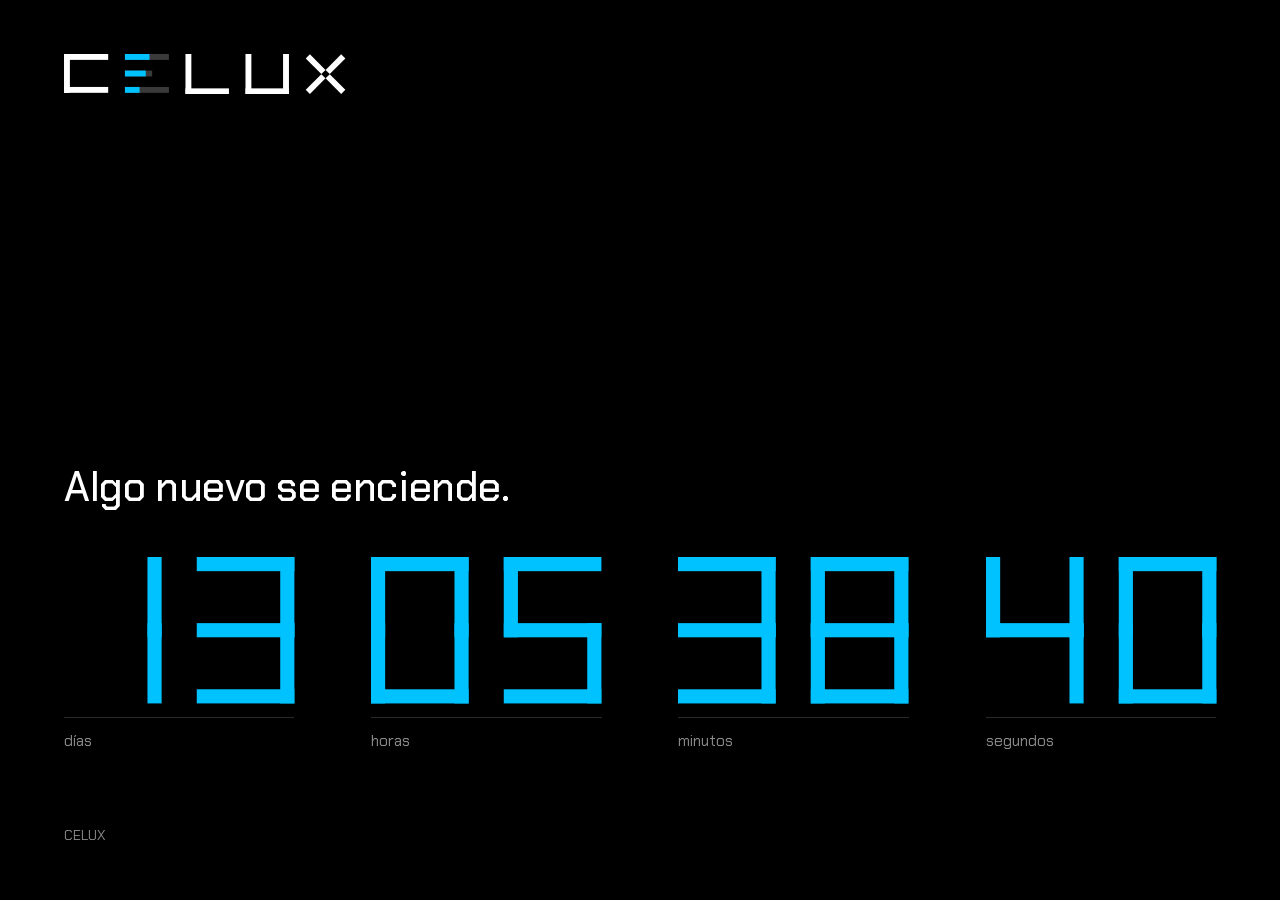
<file: index.html>
<!doctype html>
<html lang="es">
<head>
<meta charset="utf-8">
<meta name="viewport" content="width=device-width, initial-scale=1">
<title>Celux</title>
<meta name="description" content="Celux llega pronto.">
<meta name="theme-color" content="#000000">
<link rel="icon" href="data:image/svg+xml,%3Csvg xmlns='http://www.w3.org/2000/svg' viewBox='0 0 32 32'%3E%3Crect width='32' height='32' fill='%23000'/%3E%3Crect x='6' y='7' width='20' height='4' fill='%2300C2FF'/%3E%3Crect x='6' y='14' width='12' height='4' fill='%2300C2FF'/%3E%3Crect x='6' y='21' width='20' height='4' fill='%2300C2FF'/%3E%3C/svg%3E">
<link rel="preconnect" href="https://fonts.googleapis.com">
<link rel="preconnect" href="https://fonts.gstatic.com" crossorigin>
<link href="https://fonts.googleapis.com/css2?family=Chakra+Petch:wght@400;500&display=swap" rel="stylesheet">
<style>
  :root {
    --black: #000;
    --white: #fff;
    --hydra: #00C2FF;
    --mute: #8a8a8a;
    --e-track: #3a3a3a;
    --gutter: clamp(16px, 5vw, 72px);
    color-scheme: dark;
  }

  * { box-sizing: border-box; margin: 0; }

  html, body { height: 100%; }

  body {
    background: var(--black);
    color: var(--white);
    font-family: "Chakra Petch", system-ui, sans-serif;
    font-size: 1rem;
    line-height: 1.5;
    -webkit-font-smoothing: antialiased;
  }

  .page {
    min-height: 100svh;
    display: grid;
    grid-template-rows: auto 1fr auto;
    grid-template-columns: minmax(0, 1fr);
    gap: clamp(40px, 8vh, 96px);
    padding-block: clamp(24px, 6vh, 64px);
    padding-left: max(var(--gutter), env(safe-area-inset-left, 0px));
    padding-right: max(var(--gutter), env(safe-area-inset-right, 0px));
    max-width: 1600px;
    margin: 0 auto;
  }

  .logo { width: clamp(150px, 22vw, 300px); height: auto; display: block; }
  .logo rect { fill: var(--white); }
  .logo line { stroke: var(--white); }
  .logo .e { fill: var(--e-track); }
  .logo .e-fill {
    fill: var(--hydra);
    transform-box: fill-box;
    transform-origin: left center;
    transform: scaleX(0);
  }
  .logo.live .e-fill { transition: transform 700ms cubic-bezier(.2, .7, .2, 1); }

  .main {
    align-self: end;
    display: grid;
    gap: clamp(28px, 5vh, 56px);
  }

  .headline {
    font-weight: 500;
    font-size: clamp(1.5rem, 3.2vw, 2.75rem);
    line-height: 1.15;
    letter-spacing: -0.01em;
    max-width: 22ch;
  }

  .countdown {
    display: grid;
    grid-template-columns: repeat(4, minmax(0, 1fr));
    gap: clamp(28px, 6vw, 112px);
  }

  .unit { display: grid; grid-template-columns: minmax(0, 1fr); gap: 14px; min-width: 0; }

  .digits { width: 100%; height: auto; display: block; overflow: visible; }
  .digits rect { fill: var(--hydra); }

  .label {
    color: var(--mute);
    font-size: clamp(0.875rem, 1.2vw, 1.0625rem);
    padding-top: 12px;
    border-top: 1px solid #2a2a2a;
  }

  .footer {
    display: flex;
    justify-content: space-between;
    gap: 16px;
    color: var(--mute);
    font-size: 0.875rem;
  }

  .done .countdown { display: none; }

  /* Simulador temporal, visible solo con ?sim en la URL */
  .sim {
    position: fixed;
    left: 0; right: 0; bottom: 0;
    display: flex;
    flex-wrap: wrap;
    align-items: center;
    gap: 12px 20px;
    padding-top: 14px;
    padding-bottom: calc(14px + env(safe-area-inset-bottom, 0px));
    padding-left: max(var(--gutter), env(safe-area-inset-left, 0px));
    padding-right: max(var(--gutter), env(safe-area-inset-right, 0px));
    background: #141414;
    border-top: 1px solid #2a2a2a;
    font-size: 0.875rem;
    color: var(--mute);
  }
  .sim[hidden] { display: none; }
  .sim input { flex: 1 1 240px; min-width: 0; accent-color: var(--hydra); }
  .sim output { color: var(--white); font-variant-numeric: tabular-nums; min-width: 15ch; }
  .sim button {
    font: inherit;
    color: var(--white);
    background: none;
    border: 1px solid #3a3a3a;
    padding: 6px 14px;
    cursor: pointer;
  }
  .sim button:hover { border-color: var(--hydra); }
  .sim :focus-visible { outline: 2px solid var(--hydra); outline-offset: 2px; }
  .sim-on .page { padding-bottom: 120px; }

  @media (max-width: 640px) {
    .countdown { gap: 18px; }
    .unit { gap: 10px; }
    .label { font-size: 0.8125rem; padding-top: 8px; }
  }

  @media (prefers-reduced-motion: no-preference) {
    .logo .bar {
      transform-box: fill-box;
      transform-origin: left center;
      animation: draw 700ms cubic-bezier(.7, 0, .2, 1) both;
      animation-delay: calc(var(--i) * 70ms + 150ms);
    }
    .logo .bar.v { transform-origin: center top; animation-name: drawv; }
    .logo .arm { animation: fade 400ms ease-out both; animation-delay: calc(var(--i) * 70ms + 150ms); }
    @keyframes draw { from { transform: scaleX(0); } }
    @keyframes drawv { from { transform: scaleY(0); } }
    @keyframes fade { from { opacity: 0; } }
  }
</style>
</head>
<body>
<div class="page" id="page">
  <header>
    <svg class="logo" viewBox="209 592 1581 226" role="img" aria-label="Celux">
      <rect class="bar v" style="--i:0" x="209" y="592" width="33" height="218"/>
      <rect class="bar"   style="--i:1" x="209" y="592" width="248" height="33"/>
      <rect class="bar"   style="--i:2" x="209" y="777" width="248" height="33"/>
      <rect class="bar e" style="--i:3" x="551" y="592" width="247" height="33"/>
      <rect class="bar e" style="--i:4" x="551" y="685" width="153" height="33"/>
      <rect class="bar e" style="--i:5" x="551" y="777" width="247" height="33"/>
      <rect class="e-fill" x="551" y="592" width="247" height="33"/>
      <rect class="e-fill" x="551" y="685" width="153" height="33"/>
      <rect class="e-fill" x="551" y="777" width="247" height="33"/>
      <rect class="bar v" style="--i:6" x="891" y="592" width="33" height="226"/>
      <rect class="bar"   style="--i:7" x="891" y="785" width="244" height="33"/>
      <rect class="bar v" style="--i:8" x="1228" y="592" width="33" height="226"/>
      <rect class="bar v" style="--i:8" x="1439" y="592" width="33" height="226"/>
      <rect class="bar"   style="--i:9" x="1228" y="785" width="244" height="33"/>
      <g stroke-width="33" stroke-linecap="butt">
        <line class="arm" style="--i:10" x1="1578" y1="605" x2="1665.5" y2="693"/>
        <line class="arm" style="--i:10" x1="1777" y1="605" x2="1689.5" y2="693"/>
        <line class="arm" style="--i:11" x1="1578" y1="805" x2="1665.5" y2="717"/>
        <line class="arm" style="--i:11" x1="1777" y1="805" x2="1689.5" y2="717"/>
      </g>
    </svg>
  </header>

  <main class="main">
    <h1 class="headline" id="headline">Algo nuevo se enciende.</h1>

    <div class="countdown" role="timer" aria-live="off" id="countdown">
      <div class="unit"><svg class="digits" data-unit="d" aria-hidden="true"></svg><span class="label" id="l-d">días</span></div>
      <div class="unit"><svg class="digits" data-unit="h" aria-hidden="true"></svg><span class="label" id="l-h">horas</span></div>
      <div class="unit"><svg class="digits" data-unit="m" aria-hidden="true"></svg><span class="label" id="l-m">minutos</span></div>
      <div class="unit"><svg class="digits" data-unit="s" aria-hidden="true"></svg><span class="label" id="l-s">segundos</span></div>
    </div>
    <p class="sr-only" id="sr" style="position:absolute;width:1px;height:1px;overflow:hidden;clip:rect(0 0 0 0)"></p>
  </main>

  <footer class="footer">
    <span>CELUX</span>
  </footer>
</div>

<div class="sim" id="sim" hidden>
  <label for="sim-range">Simular fecha</label>
  <input type="range" id="sim-range" min="0" max="1000" step="1">
  <output id="sim-out" for="sim-range"></output>
  <button type="button" id="sim-now">Volver a ahora</button>
</div>

<script>
  // Fecha de lanzamiento (hora de Ciudad de México)
  const LAUNCH = new Date("2026-12-18T00:00:00-06:00");
  // Inicio de la cuenta regresiva, para medir el avance que llena la E del logo
  const START = new Date("2026-11-18T00:00:00-06:00");
  const DAY = 86400000;

  // Reloj de la página; el simulador le suma un desfase
  let offset = 0;
  const now = () => Date.now() + offset;

  // E del logo: arriba el avance hasta la apertura, al medio el avance del día, abajo el del minuto
  const logo = document.querySelector(".logo");
  const eFills = [...document.querySelectorAll(".logo .e-fill")];
  let eReady = false;
  function fillE(done) {
    if (!eReady) return;
    const t = now();
    const vals = done ? [1, 1, 1] : [
      Math.min(1, Math.max(0, (t - START) / (LAUNCH - START))),
      (((t - START) % DAY) + DAY) % DAY / DAY,
      new Date(t).getSeconds() / 60,
    ];
    vals.forEach((v, i) => { eFills[i].style.transform = `scaleX(${v})`; });
  }
  const reduceMotion = matchMedia("(prefers-reduced-motion: reduce)").matches;
  setTimeout(() => {
    eReady = true;
    if (!reduceMotion) { logo.classList.add("live"); eFills[0].getBoundingClientRect(); }
    fillE(now() >= LAUNCH);
  }, reduceMotion ? 0 : 1000);

  // Dígitos construidos con el mismo sistema de barras del logo (grosor ≈ 15% de la altura)
  const W = 10, H = 15, T = 1.45, MID = (H - T) / 2;
  const SEG = {
    a: [0, 0, W, T],
    b: [W - T, 0, T, H / 2 + T / 2],
    c: [W - T, MID, T, H - MID],
    d: [0, H - T, W, T],
    e: [0, MID, T, H - MID],
    f: [0, 0, T, H / 2 + T / 2],
    g: [0, MID, W, T],
  };
  const MAP = ["abcdef", "bc", "abged", "abgcd", "fgbc", "afgcd", "afgedc", "abc", "abcdefg", "abcdfg"];
  const GAP = 3.6;

  function render(svg, str) {
    if (svg.dataset.v === str) return;
    svg.dataset.v = str;
    const width = str.length * W + (str.length - 1) * GAP;
    svg.setAttribute("viewBox", `0 0 ${width} ${H}`);
    let out = "";
    [...str].forEach((ch, i) => {
      const ox = i * (W + GAP);
      for (const s of MAP[+ch]) {
        const [x, y, w, h] = SEG[s];
        out += `<rect x="${x + ox}" y="${y}" width="${w}" height="${h}"/>`;
      }
    });
    svg.innerHTML = out;
  }

  const svgs = Object.fromEntries([...document.querySelectorAll(".digits")].map(s => [s.dataset.unit, s]));
  const pad = n => String(n).padStart(2, "0");

  const page = document.getElementById("page");
  const headline = document.getElementById("headline");

  function tick() {
    const ms = LAUNCH - now();
    const done = ms <= 0;
    page.classList.toggle("done", done);
    headline.textContent = done ? "Ya llegamos." : "Algo nuevo se enciende.";
    syncSim();
    if (done) { fillE(true); return; }
    const s = Math.floor(ms / 1000);
    const d = Math.floor(s / 86400), h = Math.floor(s / 3600) % 24, m = Math.floor(s / 60) % 60, sec = s % 60;
    render(svgs.d, pad(d));
    render(svgs.h, pad(h));
    render(svgs.m, pad(m));
    render(svgs.s, pad(sec));
    fillE(false);
    document.getElementById("l-d").textContent = d === 1 ? "día" : "días";
    document.getElementById("l-h").textContent = h === 1 ? "hora" : "horas";
    document.getElementById("l-m").textContent = m === 1 ? "minuto" : "minutos";
    document.getElementById("l-s").textContent = sec === 1 ? "segundo" : "segundos";
    if (sec === 0 || !tick.sr) {
      tick.sr = true;
      document.getElementById("sr").textContent = `Faltan ${d} días, ${h} horas y ${m} minutos.`;
    }
  }

  // Simulador temporal: ?sim en la URL muestra una barra para mover la fecha entre el inicio y la apertura
  const sim = document.getElementById("sim");
  const simRange = document.getElementById("sim-range");
  const simOut = document.getElementById("sim-out");
  const simOn = new URLSearchParams(location.search).has("sim");
  const simFmt = new Intl.DateTimeFormat("es-MX", {
    weekday: "short", day: "numeric", month: "short", hour: "2-digit", minute: "2-digit", second: "2-digit",
    hour12: false, timeZone: "America/Mexico_City",
  });
  function syncSim() {
    if (!simOn) return;
    const t = now();
    simOut.textContent = simFmt.format(t);
    if (document.activeElement !== simRange) {
      simRange.value = Math.round(Math.min(1, Math.max(0, (t - START) / (LAUNCH - START))) * 1000);
    }
  }
  if (simOn) {
    sim.hidden = false;
    document.body.classList.add("sim-on");
    simRange.addEventListener("input", () => {
      offset = START.getTime() + (simRange.value / 1000) * (LAUNCH - START) - Date.now();
      tick();
    });
    document.getElementById("sim-now").addEventListener("click", () => { offset = 0; tick(); });
  }

  tick();
  const loop = () => { tick(); setTimeout(loop, 1000 - (Date.now() % 1000)); };
  setTimeout(loop, 1000 - (Date.now() % 1000));
</script>
</body>
</html>
</file>
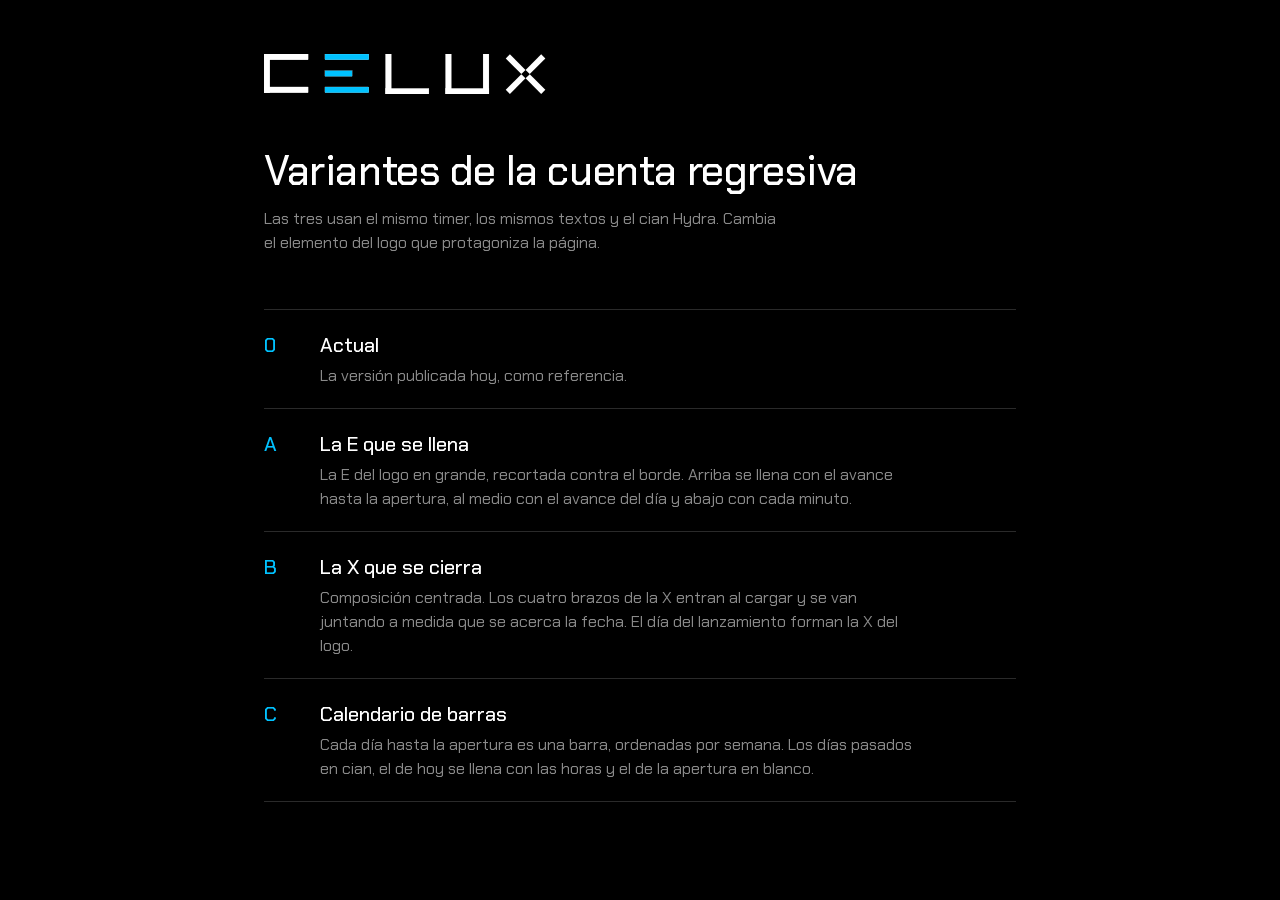
<file: variantes/index.html>
<!doctype html>
<html lang="es">
<head>
<meta charset="utf-8">
<meta name="viewport" content="width=device-width, initial-scale=1, viewport-fit=cover">
<title>Celux | Variantes</title>
<meta name="robots" content="noindex">
<link rel="preconnect" href="https://fonts.googleapis.com">
<link rel="preconnect" href="https://fonts.gstatic.com" crossorigin>
<link href="https://fonts.googleapis.com/css2?family=Chakra+Petch:wght@400;500&display=swap" rel="stylesheet">
<link rel="stylesheet" href="common.css">
<style>
  .page { grid-template-rows: auto auto 1fr; gap: clamp(32px, 6vh, 64px); max-width: 880px; }
  .intro { color: var(--mute); max-width: 52ch; margin-top: 0.75em; }
  .list { list-style: none; padding: 0; display: grid; border-top: 1px solid var(--rule); align-self: start; }
  .list a {
    display: grid;
    grid-template-columns: 2.5rem minmax(0, 1fr);
    gap: 4px 16px;
    padding: 20px 0;
    border-bottom: 1px solid var(--rule);
    text-decoration: none;
  }
  .list a:hover .name { color: var(--hydra); }
  .key { color: var(--hydra); font-weight: 500; font-size: 1.25rem; grid-row: span 2; }
  .name { font-weight: 500; font-size: 1.25rem; }
  .desc { color: var(--mute); grid-column: 2; max-width: 60ch; }
</style>
</head>
<body>
<div class="page">
  <header data-logo></header>
  <div>
    <h1 class="headline">Variantes de la cuenta regresiva</h1>
    <p class="intro">Las tres usan el mismo timer, los mismos textos y el cian Hydra. Cambia el elemento del logo que protagoniza la página.</p>
  </div>
  <ul class="list">
    <li><a href="../"><span class="key">0</span><span class="name">Actual</span><span class="desc">La versión publicada hoy, como referencia.</span></a></li>
    <li><a href="a-e.html"><span class="key">A</span><span class="name">La E que se llena</span><span class="desc">La E del logo en grande, recortada contra el borde. Arriba se llena con el avance hasta la apertura, al medio con el avance del día y abajo con cada minuto.</span></a></li>
    <li><a href="b-x.html"><span class="key">B</span><span class="name">La X que se cierra</span><span class="desc">Composición centrada. Los cuatro brazos de la X entran al cargar y se van juntando a medida que se acerca la fecha. El día del lanzamiento forman la X del logo.</span></a></li>
    <li><a href="c-calendario.html"><span class="key">C</span><span class="name">Calendario de barras</span><span class="desc">Cada día hasta la apertura es una barra, ordenadas por semana. Los días pasados en cian, el de hoy se llena con las horas y el de la apertura en blanco.</span></a></li>
  </ul>
</div>
<script src="common.js"></script>
<script>Celux.boot();</script>
</body>
</html>
</file>
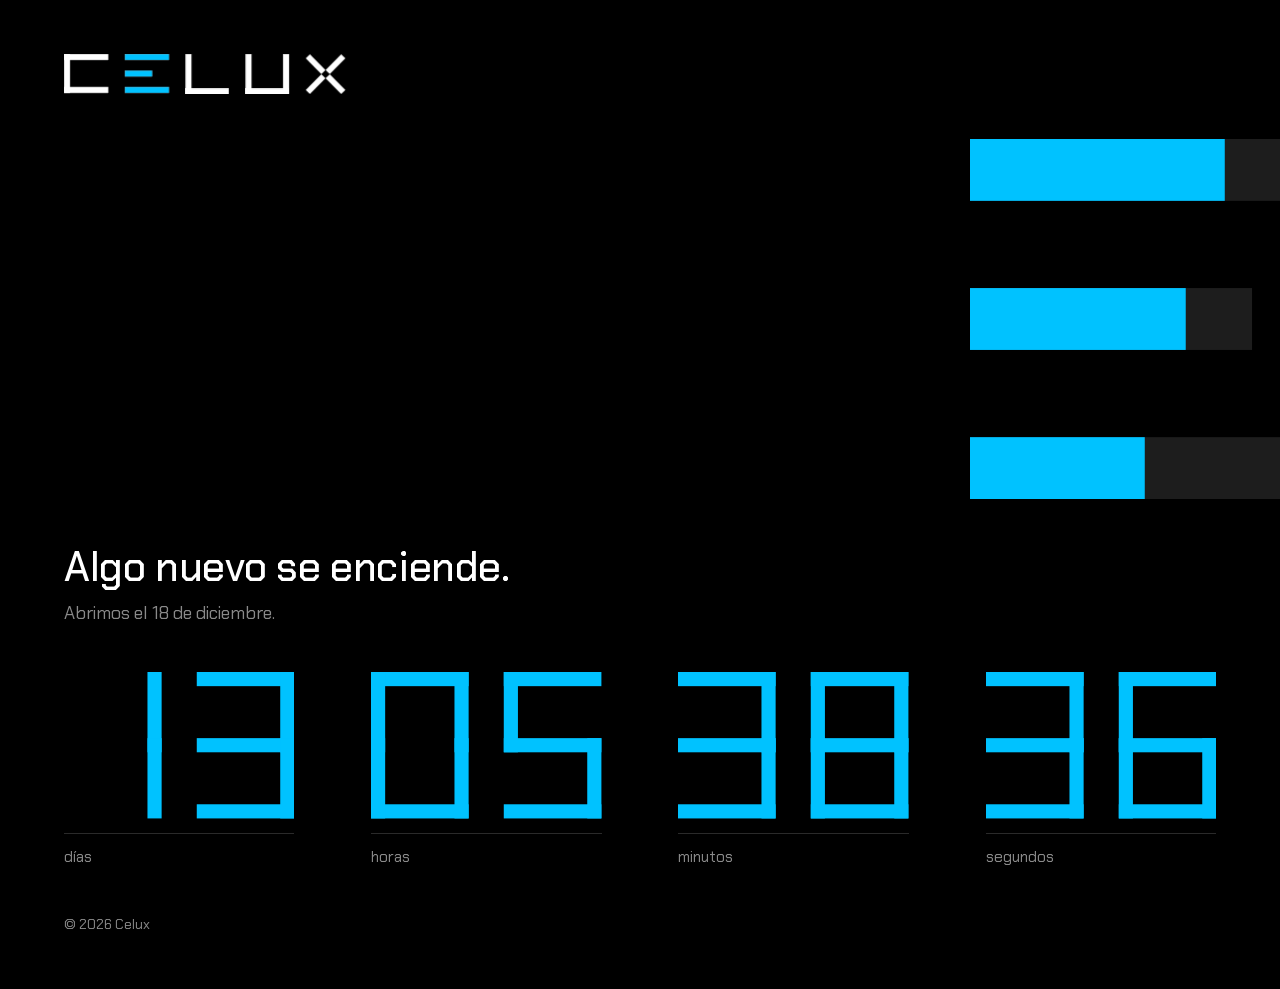
<file: variantes/a-e.html>
<!doctype html>
<html lang="es">
<head>
<meta charset="utf-8">
<meta name="viewport" content="width=device-width, initial-scale=1, viewport-fit=cover">
<title>Celux | Variante A</title>
<meta name="theme-color" content="#000000">
<link rel="icon" href="data:image/svg+xml,%3Csvg xmlns='http://www.w3.org/2000/svg' viewBox='0 0 32 32'%3E%3Crect width='32' height='32' fill='%23000'/%3E%3Crect x='6' y='7' width='20' height='4' fill='%2300C2FF'/%3E%3Crect x='6' y='14' width='12' height='4' fill='%2300C2FF'/%3E%3Crect x='6' y='21' width='20' height='4' fill='%2300C2FF'/%3E%3C/svg%3E">
<link rel="preconnect" href="https://fonts.googleapis.com">
<link rel="preconnect" href="https://fonts.gstatic.com" crossorigin>
<link href="https://fonts.googleapis.com/css2?family=Chakra+Petch:wght@400;500&display=swap" rel="stylesheet">
<link rel="stylesheet" href="common.css">
<style>
  .page {
    grid-template-rows: auto 1fr auto auto;
    gap: clamp(28px, 5vh, 56px);
    overflow: hidden;
  }

  .stage {
    display: flex;
    justify-content: flex-end;
    align-items: center;
    margin-right: calc(-1 * max(var(--gutter), env(safe-area-inset-right, 0px)));
  }

  .big-e { height: clamp(180px, 40vh, 460px); width: auto; display: block; margin-right: -12%; }
  .big-e .track { fill: var(--track); }
  .big-e .fill {
    fill: var(--hydra);
    transform-box: fill-box;
    transform-origin: left center;
    transform: scaleX(0);
    transition: transform 900ms cubic-bezier(.2, .7, .2, 1);
  }

  .main { display: grid; gap: clamp(28px, 5vh, 56px); }

  @media (max-width: 640px) {
    .big-e { height: clamp(150px, 32vh, 300px); margin-right: -18%; }
  }
</style>
</head>
<body>
<div class="page">
  <header data-logo></header>

  <div class="stage" aria-hidden="true">
    <svg class="big-e" viewBox="0 0 737 582">
      <rect class="track" x="0" y="0" width="737" height="100"/>
      <rect class="track" x="0" y="241" width="456" height="100"/>
      <rect class="track" x="0" y="482" width="737" height="100"/>
      <rect class="fill" id="f1" x="0" y="0" width="737" height="100"/>
      <rect class="fill" id="f2" x="0" y="241" width="456" height="100"/>
      <rect class="fill" id="f3" x="0" y="482" width="737" height="100"/>
    </svg>
  </div>

  <main class="main">
    <div>
      <h1 class="headline" data-headline>Algo nuevo se enciende.</h1>
      <p class="when" data-when></p>
    </div>
    <div class="countdown" data-countdown></div>
    <p class="sr" data-sr></p>
  </main>

  <footer class="footer">© <span data-year></span> Celux</footer>
</div>

<script src="common.js"></script>
<script>
  // Barra superior: avance hacia la apertura. Media: avance del día. Inferior: avance del minuto.
  const f = [1, 2, 3].map(i => document.getElementById("f" + i));
  f[0].getBoundingClientRect();
  Celux.boot(p => {
    const vals = p.ms <= 0 ? [1, 1, 1] : [p.progress, p.dayFraction, p.minuteFraction];
    vals.forEach((v, i) => { f[i].style.transform = `scaleX(${v})`; });
  });
</script>
</body>
</html>
</file>
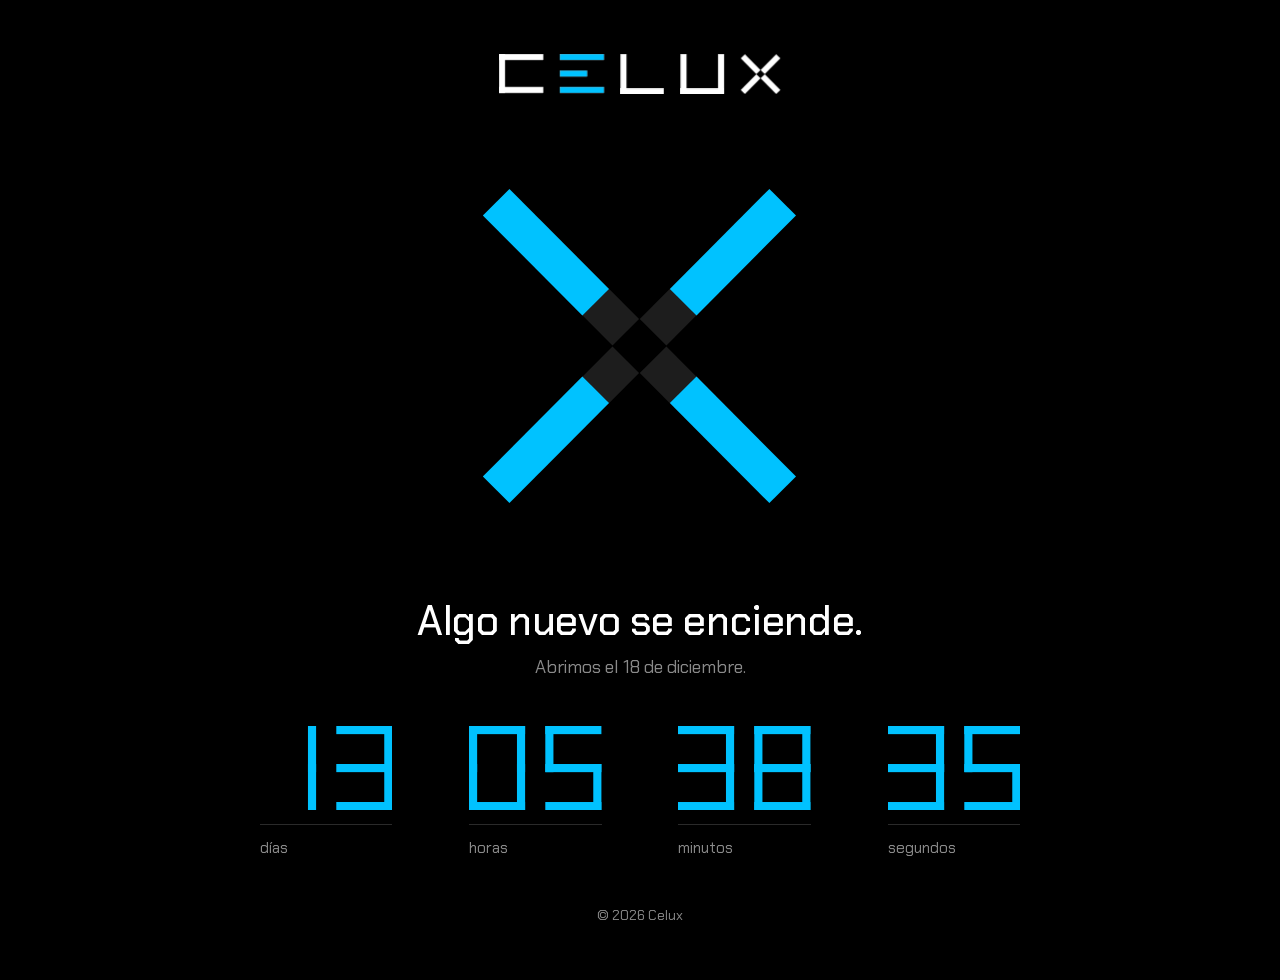
<file: variantes/b-x.html>
<!doctype html>
<html lang="es">
<head>
<meta charset="utf-8">
<meta name="viewport" content="width=device-width, initial-scale=1, viewport-fit=cover">
<title>Celux | Variante B</title>
<meta name="theme-color" content="#000000">
<link rel="icon" href="data:image/svg+xml,%3Csvg xmlns='http://www.w3.org/2000/svg' viewBox='0 0 32 32'%3E%3Crect width='32' height='32' fill='%23000'/%3E%3Crect x='6' y='7' width='20' height='4' fill='%2300C2FF'/%3E%3Crect x='6' y='14' width='12' height='4' fill='%2300C2FF'/%3E%3Crect x='6' y='21' width='20' height='4' fill='%2300C2FF'/%3E%3C/svg%3E">
<link rel="preconnect" href="https://fonts.googleapis.com">
<link rel="preconnect" href="https://fonts.gstatic.com" crossorigin>
<link href="https://fonts.googleapis.com/css2?family=Chakra+Petch:wght@400;500&display=swap" rel="stylesheet">
<link rel="stylesheet" href="common.css">
<style>
  .page {
    grid-template-rows: auto 1fr auto auto;
    justify-items: center;
    text-align: center;
    gap: clamp(28px, 5vh, 56px);
  }

  .stage { display: grid; place-items: center; width: 100%; }

  .big-x { width: min(46vh, 76vw); height: auto; display: block; overflow: visible; }
  .big-x line { stroke-width: 33; }
  .big-x .ghost line { stroke: var(--track); }
  .big-x .arm line { stroke: var(--hydra); }
  .big-x .arm { transition: transform 1600ms cubic-bezier(.16, .8, .2, 1); }

  .main { display: grid; gap: clamp(28px, 5vh, 48px); justify-items: center; width: 100%; }
  .countdown { width: min(100%, 760px); text-align: left; }

  @media (prefers-reduced-motion: reduce) {
    .big-x .arm { transition: none; }
  }
</style>
</head>
<body>
<div class="page">
  <header data-logo></header>

  <div class="stage" aria-hidden="true">
    <svg class="big-x" viewBox="-70 -70 364 364">
      <g class="ghost">
        <line x1="12" y1="12" x2="99.5" y2="100"/>
        <line x1="211" y1="12" x2="123.5" y2="100"/>
        <line x1="12" y1="212" x2="99.5" y2="124"/>
        <line x1="211" y1="212" x2="123.5" y2="124"/>
      </g>
      <g class="arm" data-dir="-1,-1"><line x1="12" y1="12" x2="99.5" y2="100"/></g>
      <g class="arm" data-dir="1,-1"><line x1="211" y1="12" x2="123.5" y2="100"/></g>
      <g class="arm" data-dir="-1,1"><line x1="12" y1="212" x2="99.5" y2="124"/></g>
      <g class="arm" data-dir="1,1"><line x1="211" y1="212" x2="123.5" y2="124"/></g>
    </svg>
  </div>

  <main class="main">
    <div>
      <h1 class="headline" data-headline>Algo nuevo se enciende.</h1>
      <p class="when" data-when></p>
    </div>
    <div class="countdown" data-countdown></div>
    <p class="sr" data-sr></p>
  </main>

  <footer class="footer">© <span data-year></span> Celux</footer>
</div>

<script src="common.js"></script>
<script>
  // Los brazos de la X se acercan a medida que llega la apertura; el día del lanzamiento forman el logo.
  const MAX = 60;
  const arms = [...document.querySelectorAll(".big-x .arm")].map(g => ({ g, dir: g.dataset.dir.split(",").map(Number) }));
  const place = off => arms.forEach(({ g, dir }) => { g.style.transform = `translate(${dir[0] * off}px, ${dir[1] * off}px)`; });
  place(MAX * 3);
  arms[0].g.getBoundingClientRect();
  Celux.boot(p => place(MAX * (1 - p.progress)));
</script>
</body>
</html>
</file>
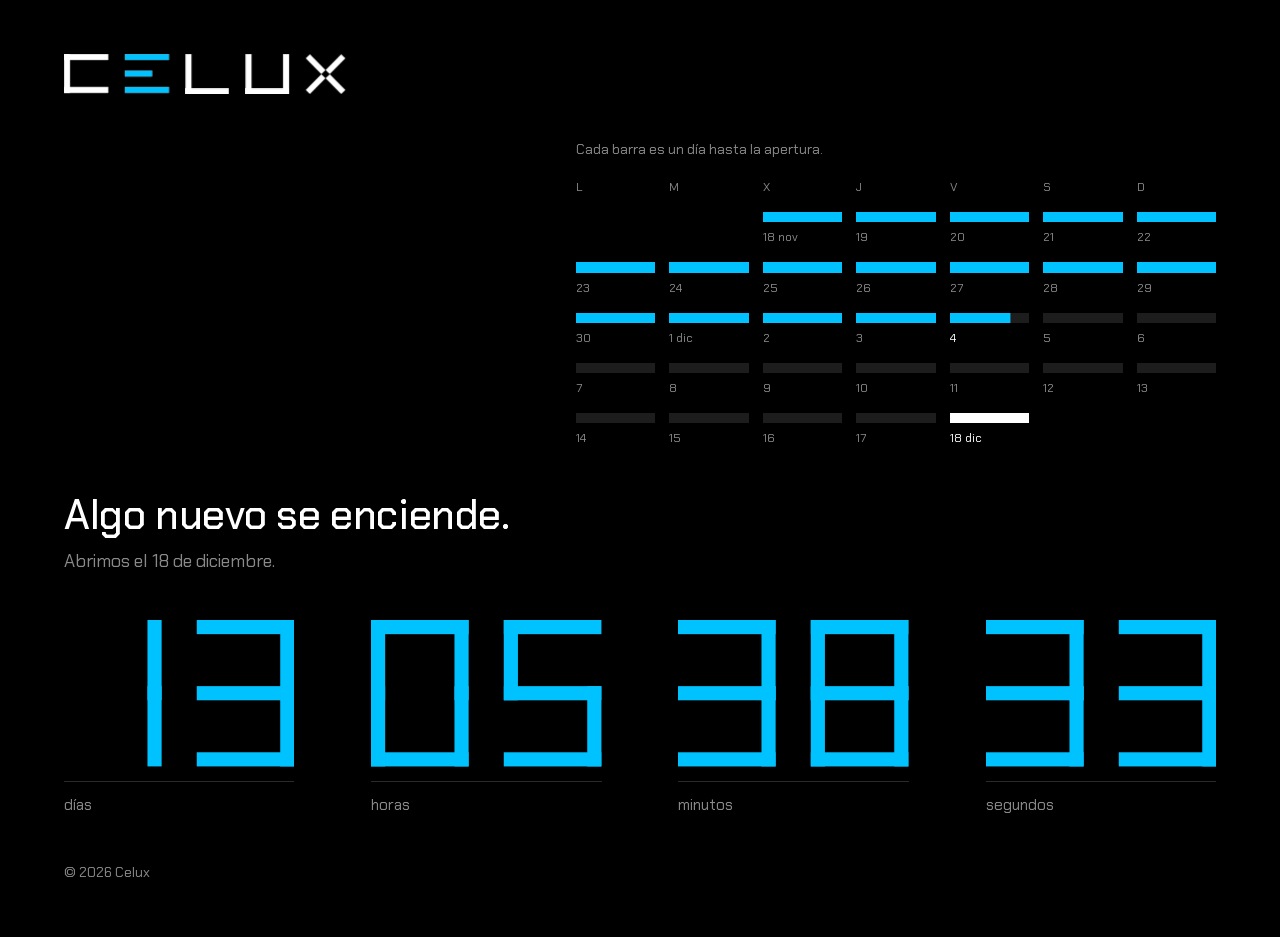
<file: variantes/c-calendario.html>
<!doctype html>
<html lang="es">
<head>
<meta charset="utf-8">
<meta name="viewport" content="width=device-width, initial-scale=1, viewport-fit=cover">
<title>Celux | Variante C</title>
<meta name="theme-color" content="#000000">
<link rel="icon" href="data:image/svg+xml,%3Csvg xmlns='http://www.w3.org/2000/svg' viewBox='0 0 32 32'%3E%3Crect width='32' height='32' fill='%23000'/%3E%3Crect x='6' y='7' width='20' height='4' fill='%2300C2FF'/%3E%3Crect x='6' y='14' width='12' height='4' fill='%2300C2FF'/%3E%3Crect x='6' y='21' width='20' height='4' fill='%2300C2FF'/%3E%3C/svg%3E">
<link rel="preconnect" href="https://fonts.googleapis.com">
<link rel="preconnect" href="https://fonts.gstatic.com" crossorigin>
<link href="https://fonts.googleapis.com/css2?family=Chakra+Petch:wght@400;500&display=swap" rel="stylesheet">
<link rel="stylesheet" href="common.css">
<style>
  .page {
    grid-template-rows: auto 1fr auto auto;
    gap: clamp(28px, 5vh, 56px);
  }

  .stage { align-self: center; justify-self: end; width: min(100%, 640px); display: grid; gap: 18px; }

  .cal-note { color: var(--mute); font-size: 0.875rem; }

  .cal {
    display: grid;
    grid-template-columns: repeat(7, minmax(0, 1fr));
    gap: 16px clamp(8px, 1.2vw, 14px);
  }

  .dow { color: var(--mute); font-size: 0.75rem; }

  .day { display: grid; gap: 6px; }
  .day .bar { height: clamp(6px, 0.8vw, 11px); background: var(--track); position: relative; overflow: hidden; }
  .day .bar i {
    position: absolute; inset: 0;
    background: var(--hydra);
    transform-origin: left center;
    transform: scaleX(var(--f, 0));
  }
  .day .n { color: var(--mute); font-size: 0.75rem; font-variant-numeric: tabular-nums; white-space: nowrap; }
  .day.past .bar { background: var(--hydra); }
  .day.today .n { color: var(--white); }
  .day.launch .bar { background: var(--white); }
  .day.launch .n { color: var(--white); }
  .day.blank { visibility: hidden; }

  .main { display: grid; gap: clamp(28px, 5vh, 56px); }

  @media (max-width: 640px) {
    .day .n { font-size: 0.6875rem; }
  }
</style>
</head>
<body>
<div class="page">
  <header data-logo></header>

  <section class="stage" aria-label="Días hasta la apertura">
    <p class="cal-note">Cada barra es un día hasta la apertura.</p>
    <div class="cal" id="cal"></div>
  </section>

  <main class="main">
    <div>
      <h1 class="headline" data-headline>Algo nuevo se enciende.</h1>
      <p class="when" data-when></p>
    </div>
    <div class="countdown" data-countdown></div>
    <p class="sr" data-sr></p>
  </main>

  <footer class="footer">© <span data-year></span> Celux</footer>
</div>

<script src="common.js"></script>
<script>
  const { START, LAUNCH, DAY } = Celux;
  const OFFSET = 6 * 3600000;
  const MONTHS = ["ene", "feb", "mar", "abr", "may", "jun", "jul", "ago", "sep", "oct", "nov", "dic"];
  const cal = document.getElementById("cal");
  const mx = t => new Date(t - OFFSET);
  const weekday = t => (mx(t).getUTCDay() + 6) % 7;

  function build(now) {
    const today = START.getTime() + Math.floor((now - START) / DAY) * DAY;
    const first = START.getTime() - weekday(START.getTime()) * DAY;
    const last = LAUNCH.getTime() + (6 - weekday(LAUNCH.getTime())) * DAY;
    let html = ["L", "M", "X", "J", "V", "S", "D"].map(d => `<span class="dow">${d}</span>`).join("");
    for (let t = first; t <= last; t += DAY) {
      const d = mx(t);
      const date = d.getUTCDate();
      let cls = "", fill = 0;
      if (t < START.getTime() || t > LAUNCH.getTime()) cls = "blank";
      else if (t === LAUNCH.getTime()) cls = "launch";
      else if (t < today) cls = "past";
      else if (t === today) { cls = "today"; fill = (now - today) / DAY; }
      const label = (t === START.getTime() || date === 1 || t === LAUNCH.getTime()) ? `${date} ${MONTHS[d.getUTCMonth()]}` : date;
      html += `<div class="day ${cls}"><span class="bar"><i style="--f:${fill.toFixed(4)}"></i></span><span class="n">${label}</span></div>`;
    }
    cal.innerHTML = html;
  }

  let lastMinute = -1;
  Celux.boot(p => {
    const minute = Math.floor(p.now / 60000);
    if (minute !== lastMinute) { lastMinute = minute; build(p.now); }
  });
</script>
</body>
</html>
</file>
<file: variantes/common.css>
:root {
  --black: #000;
  --white: #fff;
  --hydra: #00C2FF;
  --mute: #8a8a8a;
  --track: #1d1d1d;
  --rule: #2a2a2a;
  --gutter: clamp(16px, 5vw, 72px);
  color-scheme: dark;
}

* { box-sizing: border-box; margin: 0; }

html, body { height: 100%; }

body {
  background: var(--black);
  color: var(--white);
  font-family: "Chakra Petch", system-ui, sans-serif;
  font-size: 1rem;
  line-height: 1.5;
  -webkit-font-smoothing: antialiased;
  overflow-x: hidden;
}

.page {
  min-height: 100svh;
  display: grid;
  grid-template-columns: minmax(0, 1fr);
  padding-block: clamp(24px, 6vh, 64px);
  padding-left: max(var(--gutter), env(safe-area-inset-left, 0px));
  padding-right: max(var(--gutter), env(safe-area-inset-right, 0px));
  max-width: 1600px;
  margin: 0 auto;
  position: relative;
}

.logo { width: clamp(150px, 22vw, 300px); height: auto; display: block; }
.logo rect, .logo line { fill: var(--white); stroke: var(--white); }
.logo .e { fill: var(--hydra); }

.headline {
  font-weight: 500;
  font-size: clamp(1.5rem, 3.2vw, 2.75rem);
  line-height: 1.15;
  letter-spacing: -0.01em;
  text-wrap: balance;
}

.when { color: var(--mute); font-size: clamp(1rem, 1.4vw, 1.25rem); margin-top: 0.5em; }

.countdown {
  display: grid;
  grid-template-columns: repeat(4, minmax(0, 1fr));
  gap: clamp(18px, 6vw, 112px);
}

.unit { display: grid; grid-template-columns: minmax(0, 1fr); gap: 14px; }
.digits { width: 100%; height: auto; display: block; }
.digits rect { fill: var(--hydra); }

.label {
  color: var(--mute);
  font-size: clamp(0.8125rem, 1.2vw, 1.0625rem);
  padding-top: 12px;
  border-top: 1px solid var(--rule);
}

.footer { color: var(--mute); font-size: 0.875rem; }

.sr { position: absolute; width: 1px; height: 1px; overflow: hidden; clip: rect(0 0 0 0); }

.done .countdown { display: none; }

a { color: inherit; }
a:focus-visible { outline: 2px solid var(--hydra); outline-offset: 4px; }

@media (max-width: 640px) {
  .unit { gap: 10px; }
  .label { padding-top: 8px; }
}

@media (prefers-reduced-motion: no-preference) {
  .logo .bar {
    transform-box: fill-box;
    transform-origin: left center;
    animation: draw 700ms cubic-bezier(.7, 0, .2, 1) both;
    animation-delay: calc(var(--i) * 70ms + 150ms);
  }
  .logo .bar.v { transform-origin: center top; animation-name: drawv; }
  .logo .arm { animation: fade 400ms ease-out both; animation-delay: calc(var(--i) * 70ms + 150ms); }
  @keyframes draw { from { transform: scaleX(0); } }
  @keyframes drawv { from { transform: scaleY(0); } }
  @keyframes fade { from { opacity: 0; } }
}
</file>
